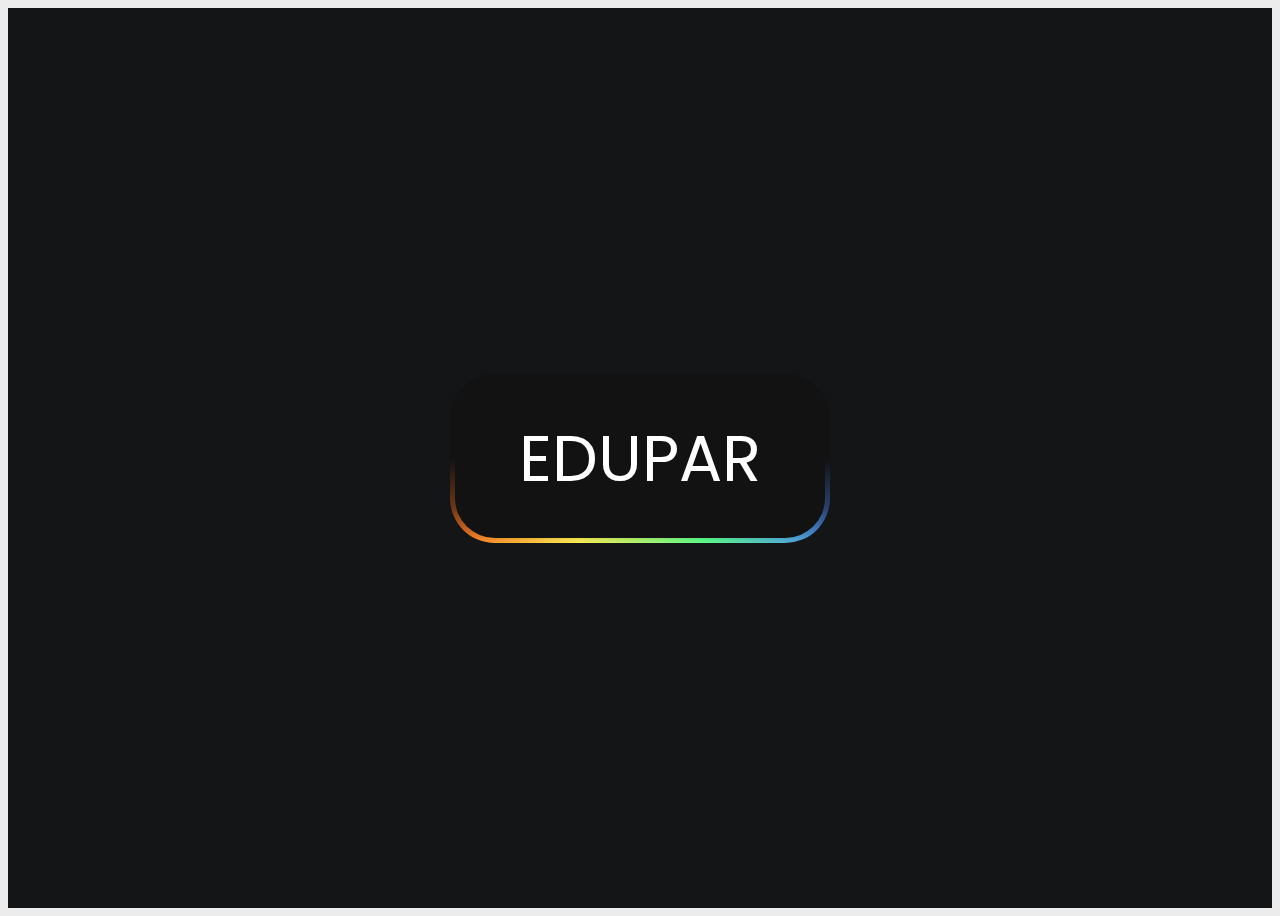
<file: index.html>
<!DOCTYPE html>
<html lang="en">
  <head>
    <meta charset="UTF-8" />
    <meta name="viewport" content="width=device-width, initial-scale=1.0" />
    <title>Document</title>
    <link rel="stylesheet" href="./style.css" />
  </head>
  <body>
    <div class="body1">
      <button><a class="a1" href="./page1.html">EDUPAR</a></button>
    </div>
  </body>
</html>
</file>
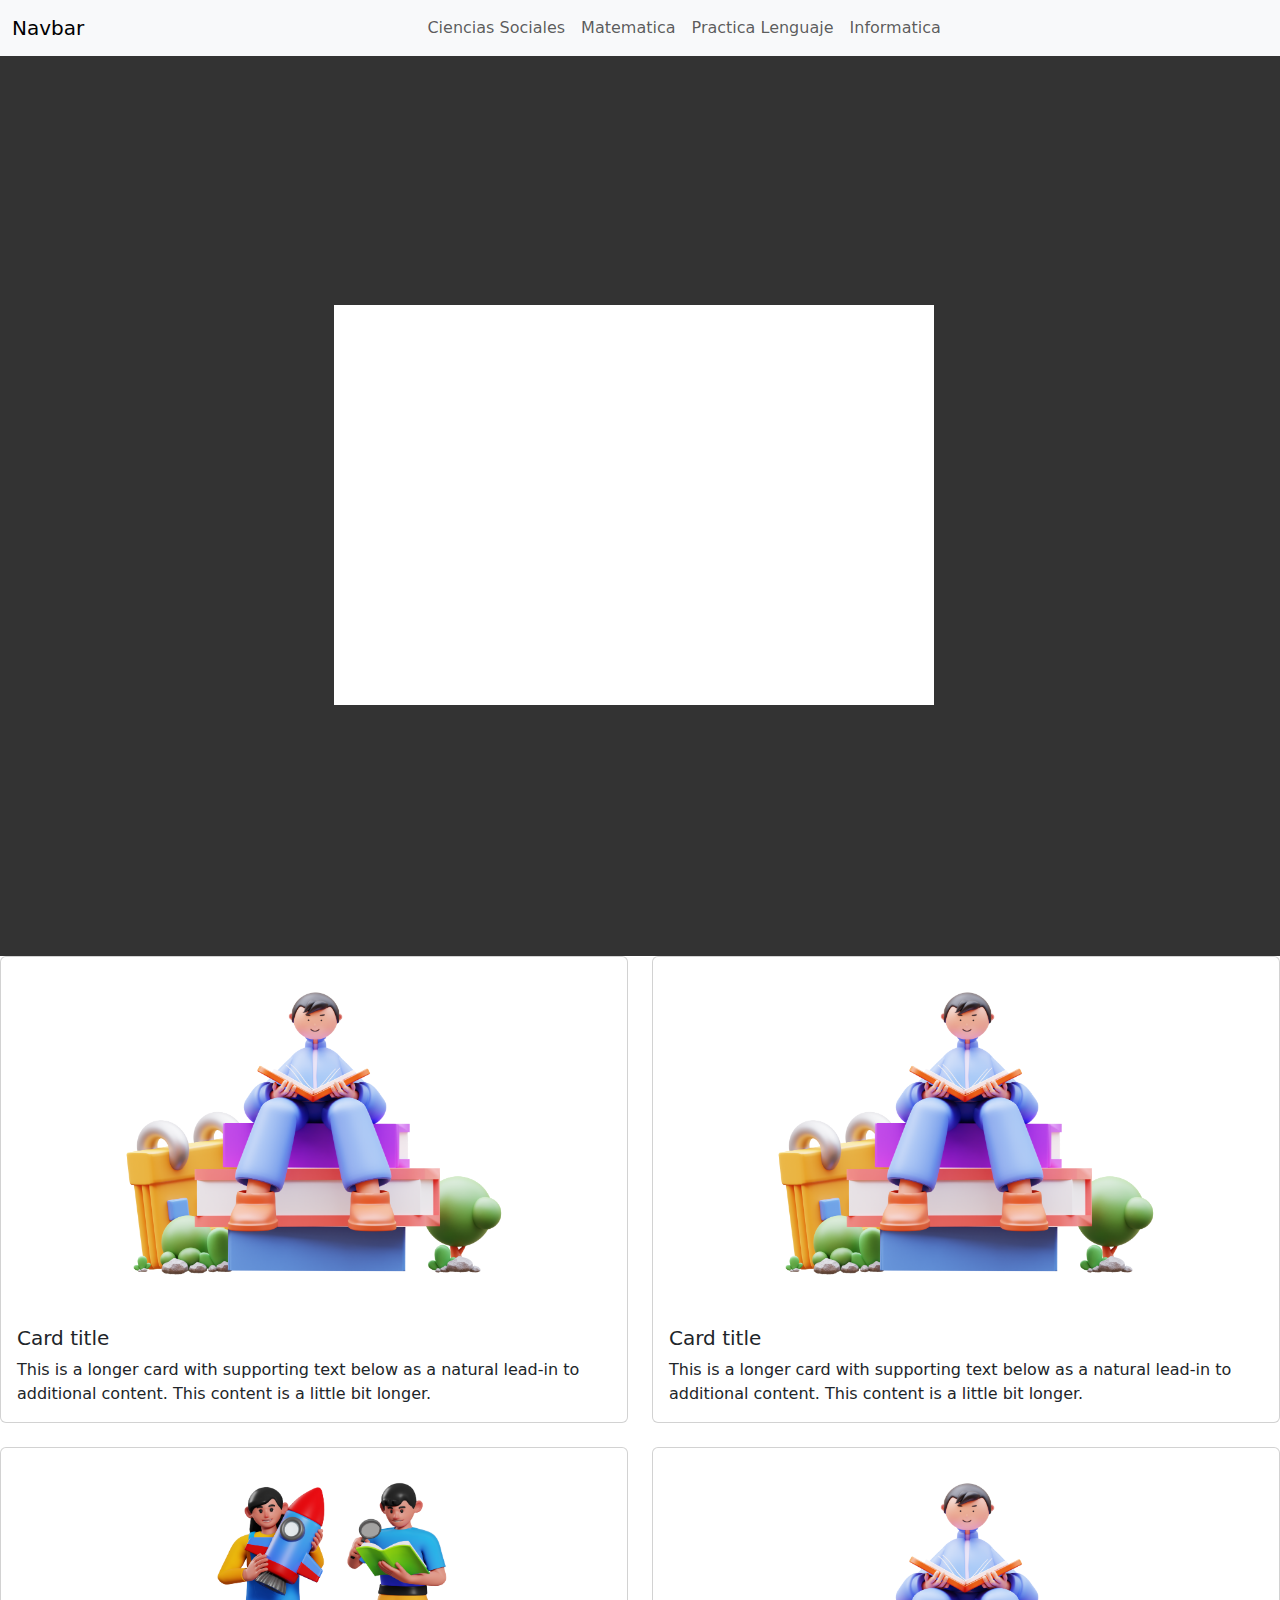
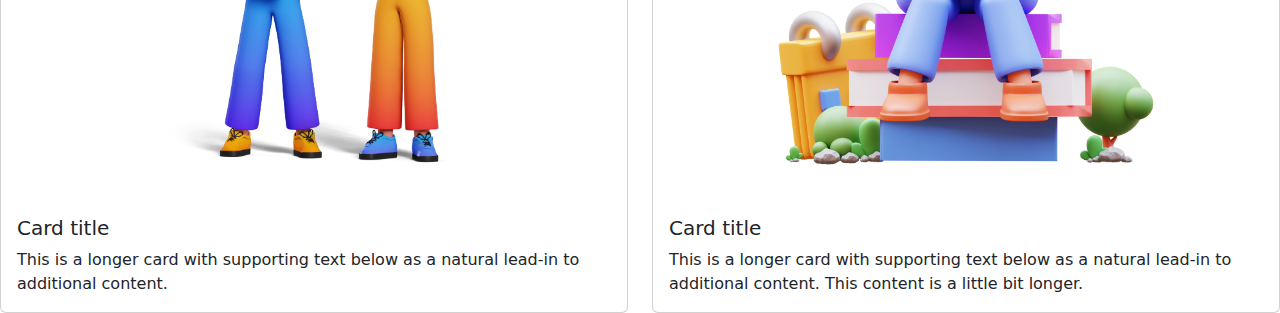
<file: cienciasnat.html>
<!DOCTYPE html>
<html lang="en">
<head>
    <link href="https://cdn.jsdelivr.net/npm/bootstrap@5.3.3/dist/css/bootstrap.min.css" rel="stylesheet" integrity="sha384-QWTKZyjpPEjISv5WaRU9OFeRpok6YctnYmDr5pNlyT2bRjXh0JMhjY6hW+ALEwIH" crossorigin="anonymous">
    <meta charset="UTF-8">
    <meta name="viewport" content="width=device-width, initial-scale=1.0">
    <title>Document</title>
    <link rel="stylesheet" href="./style.css">
    <link href="https://cdn.jsdelivr.net/npm/bootstrap@5.3.3/dist/css/bootstrap.min.css" rel="stylesheet" integrity="sha384-QWTKZyjpPEjISv5WaRU9OFeRpok6YctnYmDr5pNlyT2bRjXh0JMhjY6hW+ALEwIH" crossorigin="anonymous">
    
</head>
<body>

<!-- apertura nav -->

<nav class="navbar navbar-expand-lg bg-body-tertiary">
  <div class="container-fluid">
    <a class="navbar-brand" href="#">Navbar</a>
    <button class="navbar-toggler" type="button" data-bs-toggle="collapse" data-bs-target="#navbarSupportedContent" aria-controls="navbarSupportedContent" aria-expanded="false" aria-label="Toggle navigation">
      <span class="navbar-toggler-icon"></span>
    </button>
    <div class="collapse navbar-collapse" id="navbarSupportedContent">
      <ul class="navbar-nav mx-auto mb-2 mb-lg-0">

        <li class="nav-item">
          <a class="nav-link" href="./cienciassoc.html">Ciencias Sociales</a>
        </li>
        <li class="nav-item">
          <a class="nav-link" href="./matematicas.html">Matematica</a>
        </li>
        <li class="nav-item">
          <a class="nav-link" href="./practica.html">Practica Lenguaje</a>
        </li>
        <li class="nav-item">
          <a class="nav-link" href="./informatica.html">Informatica</a>
        </li>
       
      </ul>
      
    </div>
  </div>
</nav>
    <!-- cierre nav -->



    
    <div class="body2">
    <div class="play-backdrop"></div>
<div class="play-button">
  <svg class="play-circles" viewBox="0 0 152 152">
    <circle class="play-circle-01" fill="none" stroke="#fff" stroke-width="3" stroke-dasharray="343 343" cx="76" cy="76" r="72.7"/>
    <circle class="play-circle-02" fill="none" stroke="#fff" stroke-width="3" stroke-dasharray="309 309" cx="76" cy="76" r="65.5"/>
  </svg>
  <div class="play-perspective">
    <button class="play-close"></button>
    <div class="play-triangle">
      <div class="play-video">
        <iframe width="600" height="400" src="https://www.youtube.com/embed/dQw4w9WgXcQ" frameborder="0" allow="autoplay; encrypted-media" allowfullscreen></iframe>
      </div>
    </div>
  </div>
</div>
</div>

<div class="row row-cols-1 row-cols-md-2 g-4">
    <div class="col">
      <div class="card">
        <img src="./imagenes/Experiencia educativa Adaptativa (5).png" class="card-img-top" alt="...">
        <div class="card-body">
          <h5 class="card-title">Card title</h5>
          <p class="card-text">This is a longer card with supporting text below as a natural lead-in to additional content. This content is a little bit longer.</p>
        </div>
      </div>
    </div>
    <div class="col">
      <div class="card">
        <img src="./imagenes/Experiencia educativa Adaptativa (5).png" class="card-img-top" alt="...">
        <div class="card-body">
          <h5 class="card-title">Card title</h5>
          <p class="card-text">This is a longer card with supporting text below as a natural lead-in to additional content. This content is a little bit longer.</p>
        </div>
      </div>
    </div>
    <div class="col">
      <div class="card">
        <img src="./imagenes/Experiencia educativa Adaptativa (7).png" class="card-img-top" alt="...">
        <div class="card-body">
          <h5 class="card-title">Card title</h5>
          <p class="card-text">This is a longer card with supporting text below as a natural lead-in to additional content.</p>
        </div>
      </div>
    </div>
    <div class="col">
      <div class="card">
        <img src="./imagenes/Experiencia educativa Adaptativa (5).png" class="card-img-top" alt="...">
        <div class="card-body">
          <h5 class="card-title">Card title</h5>
          <p class="card-text">This is a longer card with supporting text below as a natural lead-in to additional content. This content is a little bit longer.</p>
        </div>
      </div>
    </div>
  </div>


  <script src="https://cdn.jsdelivr.net/npm/bootstrap@5.3.3/dist/js/bootstrap.bundle.min.js" integrity="sha384-YvpcrYf0tY3lHB60NNkmXc5s9fDVZLESaAA55NDzOxhy9GkcIdslK1eN7N6jIeHz" crossorigin="anonymous"></script>
</body>
</html>
</file>
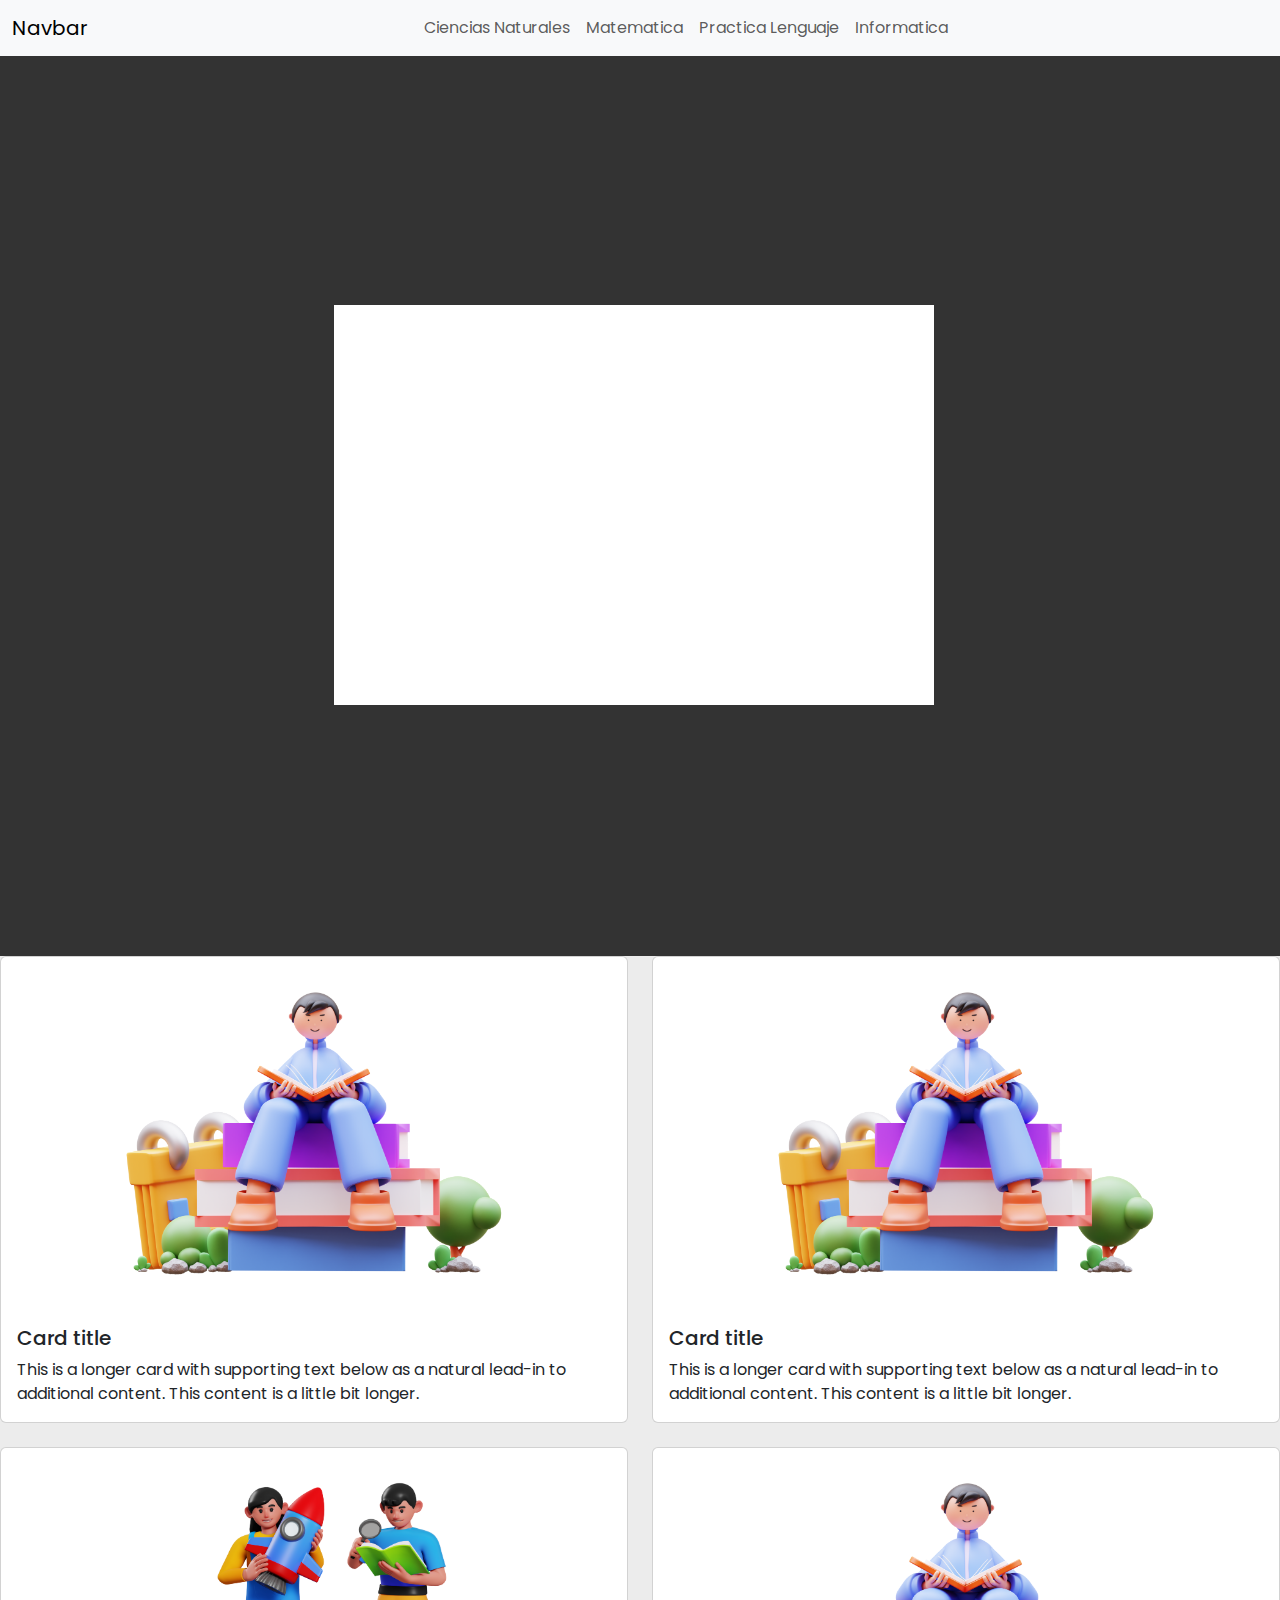
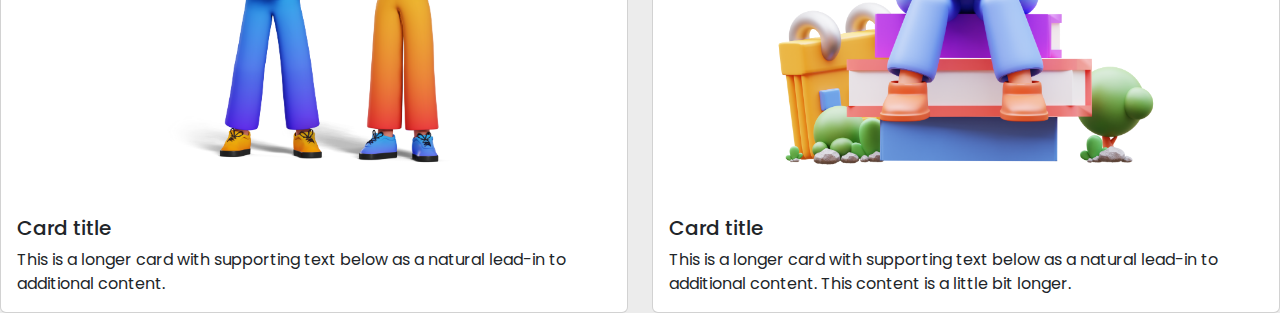
<file: cienciassoc.html>
<!DOCTYPE html>
<html lang="en">
<head>
    <link href="https://cdn.jsdelivr.net/npm/bootstrap@5.3.3/dist/css/bootstrap.min.css" rel="stylesheet" integrity="sha384-QWTKZyjpPEjISv5WaRU9OFeRpok6YctnYmDr5pNlyT2bRjXh0JMhjY6hW+ALEwIH" crossorigin="anonymous">
    <meta charset="UTF-8">
    <meta name="viewport" content="width=device-width, initial-scale=1.0">
    <title>Document</title>
    <link rel="stylesheet" href="./style.css">
    <link href="https://cdn.jsdelivr.net/npm/bootstrap@5.3.0-alpha3/dist/css/bootstrap.min.css" rel="stylesheet"
        integrity="sha384-KK94CHFLLe+nY2dmCWGMq91rCGa5gtU4mk92HdvYe+M/SXH301p5ILy+dN9+nJOZ" crossorigin="anonymous">
    
</head>
<body>

<!-- apertura nav -->
<nav class="navbar navbar-expand-lg bg-body-tertiary">
  <div class="container-fluid">
    <a class="navbar-brand" href="#">Navbar</a>
    <button class="navbar-toggler" type="button" data-bs-toggle="collapse" data-bs-target="#navbarSupportedContent" aria-controls="navbarSupportedContent" aria-expanded="false" aria-label="Toggle navigation">
      <span class="navbar-toggler-icon"></span>
    </button>
    <div class="collapse navbar-collapse" id="navbarSupportedContent">
      <ul class="navbar-nav mx-auto mb-2 mb-lg-0">

        <li class="nav-item">
          <a class="nav-link" href="./cienciasnat.html">Ciencias Naturales</a>
        </li>
        <li class="nav-item">
          <a class="nav-link" href="./matematicas.html">Matematica</a>
        </li>
        <li class="nav-item">
          <a class="nav-link" href="./practica.html">Practica Lenguaje</a>
        </li>
        <li class="nav-item">
          <a class="nav-link" href="./informatica.html">Informatica</a>
        </li>
       
      </ul>
      
    </div>
  </div>
</nav>
    <!-- cierre nav -->
    <div class="body2">
    <div class="play-backdrop"></div>
<div class="play-button">
  <svg class="play-circles" viewBox="0 0 152 152">
    <circle class="play-circle-01" fill="none" stroke="#fff" stroke-width="3" stroke-dasharray="343 343" cx="76" cy="76" r="72.7"/>
    <circle class="play-circle-02" fill="none" stroke="#fff" stroke-width="3" stroke-dasharray="309 309" cx="76" cy="76" r="65.5"/>
  </svg>
  <div class="play-perspective">
    <button class="play-close"></button>
    <div class="play-triangle">
      <div class="play-video">
        <iframe width="600" height="400" src="https://www.youtube.com/embed/dQw4w9WgXcQ" frameborder="0" allow="autoplay; encrypted-media" allowfullscreen></iframe>
      </div>
    </div>
  </div>
</div>
</div>

<div class="row row-cols-1 row-cols-md-2 g-4">
    <div class="col">
      <div class="card">
        <img src="./imagenes/Experiencia educativa Adaptativa (5).png" class="card-img-top" alt="...">
        <div class="card-body">
          <h5 class="card-title">Card title</h5>
          <p class="card-text">This is a longer card with supporting text below as a natural lead-in to additional content. This content is a little bit longer.</p>
        </div>
      </div>
    </div>
    <div class="col">
      <div class="card">
        <img src="./imagenes/Experiencia educativa Adaptativa (5).png" class="card-img-top" alt="...">
        <div class="card-body">
          <h5 class="card-title">Card title</h5>
          <p class="card-text">This is a longer card with supporting text below as a natural lead-in to additional content. This content is a little bit longer.</p>
        </div>
      </div>
    </div>
    <div class="col">
      <div class="card">
        <img src="./imagenes/Experiencia educativa Adaptativa (7).png" class="card-img-top" alt="...">
        <div class="card-body">
          <h5 class="card-title">Card title</h5>
          <p class="card-text">This is a longer card with supporting text below as a natural lead-in to additional content.</p>
        </div>
      </div>
    </div>
    <div class="col">
      <div class="card">
        <img src="./imagenes/Experiencia educativa Adaptativa (5).png" class="card-img-top" alt="...">
        <div class="card-body">
          <h5 class="card-title">Card title</h5>
          <p class="card-text">This is a longer card with supporting text below as a natural lead-in to additional content. This content is a little bit longer.</p>
        </div>
      </div>
    </div>
  </div>


  <script src="https://cdn.jsdelivr.net/npm/bootstrap@5.3.0-alpha3/dist/js/bootstrap.bundle.min.js"
        integrity="sha384-ENjdO4Dr2bkBIFxQpeoTz1HIcje39Wm4jDKdf19U8gI4ddQ3GYNS7NTKfAdVQSZe"
        crossorigin="anonymous"></script>
</body>
</html>
</file>
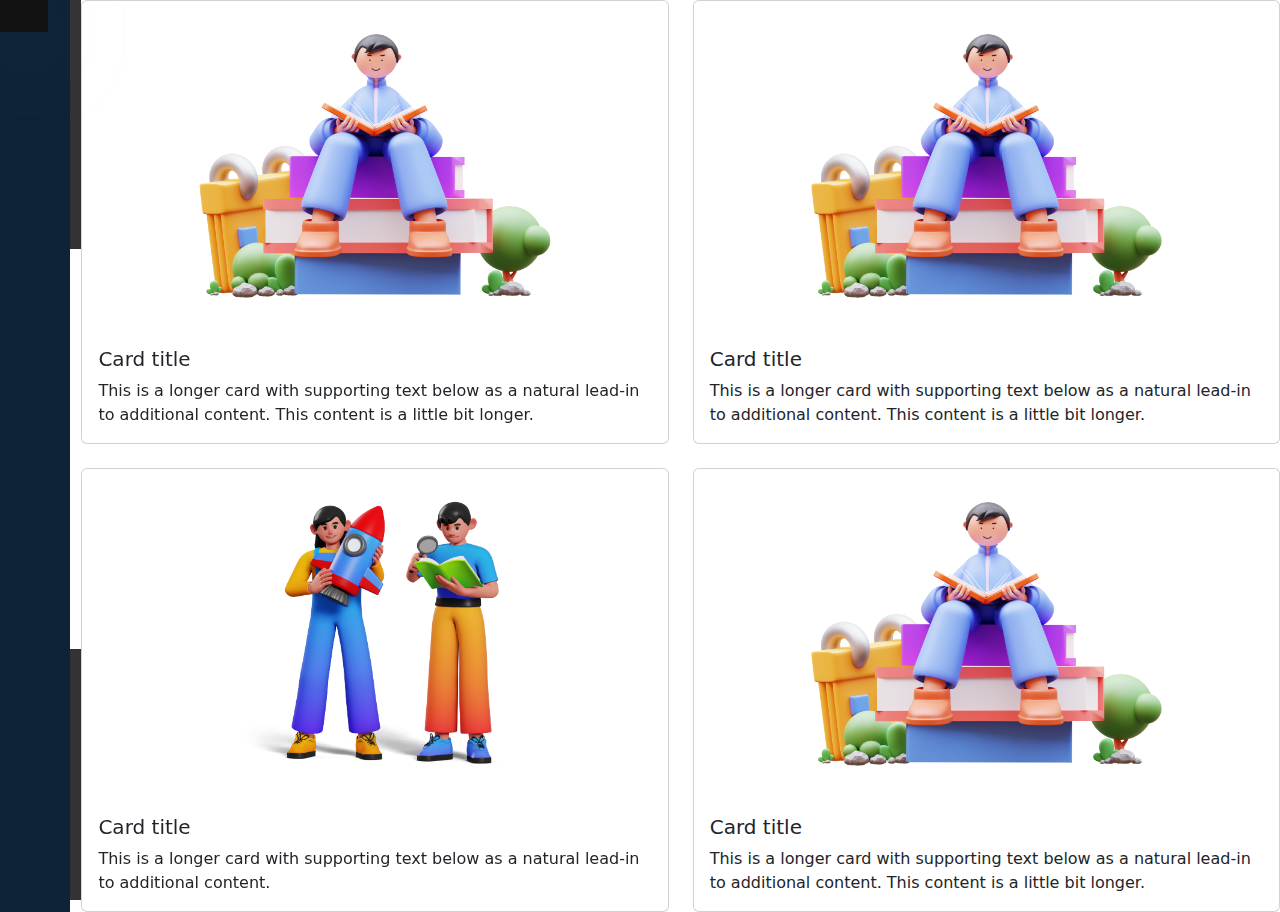
<file: informatica.html>
<!DOCTYPE html>
<html lang="en">
<head>
    <link href="https://cdn.jsdelivr.net/npm/bootstrap@5.3.3/dist/css/bootstrap.min.css" rel="stylesheet" integrity="sha384-QWTKZyjpPEjISv5WaRU9OFeRpok6YctnYmDr5pNlyT2bRjXh0JMhjY6hW+ALEwIH" crossorigin="anonymous">
    <meta charset="UTF-8">
    <meta name="viewport" content="width=device-width, initial-scale=1.0">
    <title>Document</title>
    <link rel="stylesheet" href="./style.css">
    <link href="https://cdn.lineicons.com/4.0/lineicons.css" rel="stylesheet" />
    <link href="https://cdn.jsdelivr.net/npm/bootstrap@5.3.0-alpha3/dist/css/bootstrap.min.css" rel="stylesheet"/>
    
</head>
<body>

<!-- apertura nav -->
<div class="wrapper">
  <aside id="sidebar">
      <div class="d-flex">
          <button class="toggle-btn" type="button">
              <i class="lni lni-grid-alt"></i>
          </button>
          <div class="sidebar-logo">
              <a href="#">Educacion entre Pares</a>
          </div>
      </div>
      <ul class="sidebar-nav">
          <li class="sidebar-item">
              <a href="./login.html" class="sidebar-link">
                  <i class="lni lni-user"></i>
                  <span>Perfil</span>
              </a>
          </li>
          <li class="sidebar-item">
              <a href="#" class="sidebar-link">
                  <i class="lni lni-agenda"></i>
                  <span>Inicio</span>
              </a>
          </li>
          <li class="sidebar-item">
              <a href="#" class="sidebar-link collapsed has-dropdown" data-bs-toggle="collapse"
                  data-bs-target="#auth" aria-expanded="false" aria-controls="auth">
                  <i class="lni lni-slack-line"></i>
                  <span>Areas</span>
              </a>
              <ul id="auth" class="sidebar-dropdown list-unstyled collapse" data-bs-parent="#sidebar">
                  <li class="sidebar-item">
                      <a href="./informatica.html" class="sidebar-link">Informatica</a>
                  </li>
                  <li class="sidebar-item">
                      <a href="./cienciassoc.html" class="sidebar-link">Ciencias Sociales </a>
                  </li>
                  <li class="sidebar-item">
                      <a href="./cienciasnat.html" class="sidebar-link">Ciencias Naturales</a>
                  </li>
                  <li class="sidebar-item">
                      <a href="./matematicas.html" class="sidebar-link">Matematica</a>
                  </li>
                  <li class="sidebar-item">
                      <a href="./practica.html" class="sidebar-link">Practica del lenguaje</a>
                  </li>
              </ul>
          </li>
          
              </ul>
          </li>
          <li class="sidebar-item">
              <a href="#" class="sidebar-link">
                  <i class="lni lni-popup"></i>
                  <span>Notification</span>
              </a>
          </li>
          <li class="sidebar-item">
              <a href="#" class="sidebar-link">
                  <i class="lni lni-cog"></i>
                  <span>Setting</span>
              </a>
          </li>
      </ul>
      <div class="sidebar-footer">
          <a href="#" class="sidebar-link">
              <i class="lni lni-exit"></i>
              <span>Logout</span>
          </a>
      </div>
  </aside>
    <!-- cierre nav -->

    
    <div class="body2">
    <div class="play-backdrop"></div>
<div class="play-button">
  <svg class="play-circles" viewBox="0 0 152 152">
    <circle class="play-circle-01" fill="none" stroke="#fff" stroke-width="3" stroke-dasharray="343 343" cx="76" cy="76" r="72.7"/>
    <circle class="play-circle-02" fill="none" stroke="#fff" stroke-width="3" stroke-dasharray="309 309" cx="76" cy="76" r="65.5"/>
  </svg>
  <div class="play-perspective">
    <button class="play-close"></button>
    <div class="play-triangle">
      <div class="play-video">
        <iframe width="600" height="400" src="https://www.youtube.com/embed/dQw4w9WgXcQ" frameborder="0" allow="autoplay; encrypted-media" allowfullscreen></iframe>
      </div>
    </div>
  </div>
</div>
</div>

<div class="row row-cols-1 row-cols-md-2 g-4">
    <div class="col">
      <div class="card">
        <img src="./imagenes/Experiencia educativa Adaptativa (5).png" class="card-img-top" alt="...">
        <div class="card-body">
          <h5 class="card-title">Card title</h5>
          <p class="card-text">This is a longer card with supporting text below as a natural lead-in to additional content. This content is a little bit longer.</p>
        </div>
      </div>
    </div>
    <div class="col">
      <div class="card">
        <img src="./imagenes/Experiencia educativa Adaptativa (5).png" class="card-img-top" alt="...">
        <div class="card-body">
          <h5 class="card-title">Card title</h5>
          <p class="card-text">This is a longer card with supporting text below as a natural lead-in to additional content. This content is a little bit longer.</p>
        </div>
      </div>
    </div>
    <div class="col">
      <div class="card">
        <img src="./imagenes/Experiencia educativa Adaptativa (7).png" class="card-img-top" alt="...">
        <div class="card-body">
          <h5 class="card-title">Card title</h5>
          <p class="card-text">This is a longer card with supporting text below as a natural lead-in to additional content.</p>
        </div>
      </div>
    </div>
    <div class="col">
      <div class="card">
        <img src="./imagenes/Experiencia educativa Adaptativa (5).png" class="card-img-top" alt="...">
        <div class="card-body">
          <h5 class="card-title">Card title</h5>
          <p class="card-text">This is a longer card with supporting text below as a natural lead-in to additional content. This content is a little bit longer.</p>
        </div>
      </div>
    </div>
  </div>

<link href="https://cdn.jsdelivr.net/npm/bootstrap@5.3.3/dist/css/bootstrap.min.css" rel="stylesheet" integrity="sha384-QWTKZyjpPEjISv5WaRU9OFeRpok6YctnYmDr5pNlyT2bRjXh0JMhjY6hW+ALEwIH" crossorigin="anonymous">
  
</body>
</html>
</file>
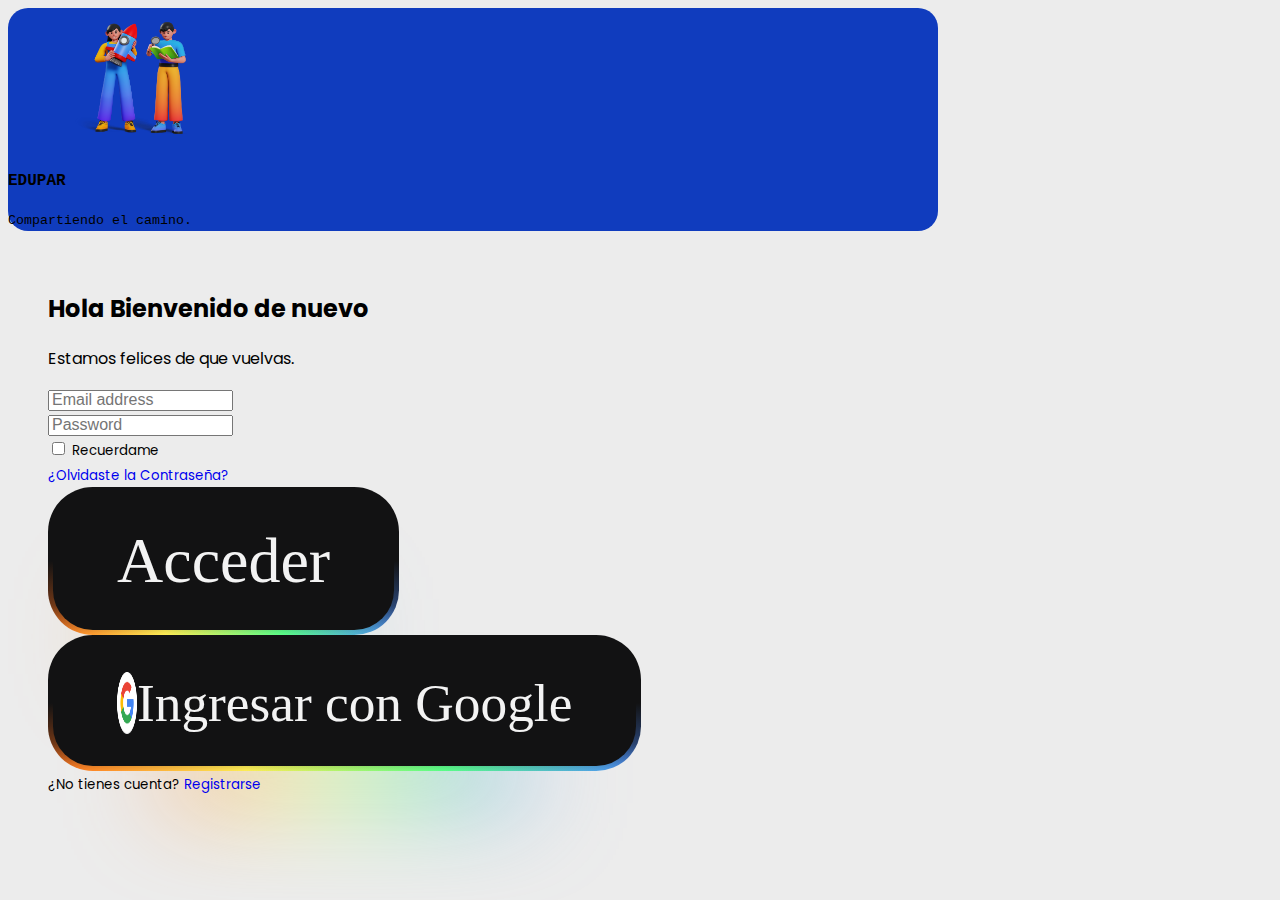
<file: login.html>
<!DOCTYPE html>
<html lang="en">
<head>
    <meta charset="UTF-8">
    <meta http-equiv="X-UA-Compatible" content="IE=edge">
    <meta name="viewport" content="width=device-width, initial-scale=1.0">
    <link rel="stylesheet" href="https://cdn.jsdelivr.net/npm/bootstrap@5.2.3/dist/css/bootstrap.min.css" integrity="sha384-rbsA2VBKQhggwzxH7pPCaAqO46MgnOM80zW1RWuH61DGLwZJEdK2Kadq2F9CUG65" crossorigin="anonymous">
    <link rel="stylesheet" href="style.css">
    <title>LOGIN</title>
</head>
<body>

    <!----------------------- Main Container -------------------------->

     <div class="container d-flex justify-content-center align-items-center min-vh-100">

    <!----------------------- Login Container -------------------------->

       <div class="row border rounded-5 p-3 bg-white shadow box-area">

    <!--------------------------- Left Box ----------------------------->

       <div class="col-md-6 rounded-4 d-flex justify-content-center align-items-center flex-column left-box" style="background: #103cbe;">
           <div class="featured-image mb-3">
            <img src="./imagenes/Experiencia educativa Adaptativa (7).png" class="img-fluid" style="width: 250px;">
           </div>
           <p class="text-white fs-2" style="font-family: 'Courier New', Courier, monospace; font-weight: 600;">EDUPAR</p>
           <small class="text-white text-wrap text-center" style="width: 17rem;font-family: 'Courier New', Courier, monospace;">Compartiendo el camino.</small>
       </div> 

    <!-------------------- ------ Right Box ---------------------------->
        
       <div class="col-md-6 right-box">
          <div class="row align-items-center">
                <div class="header-text mb-4">
                     <h2>Hola Bienvenido de nuevo</h2>
                     <p>Estamos felices de que vuelvas.</p>
                </div>
                <div class="input-group mb-3">
                    <input type="text" class="form-control form-control-lg bg-light fs-6" placeholder="Email address">
                </div>
                <div class="input-group mb-1">
                    <input type="password" class="form-control form-control-lg bg-light fs-6" placeholder="Password">
                </div>
                <div class="input-group mb-5 d-flex justify-content-between">
                    <div class="form-check">
                        <input type="checkbox" class="form-check-input" id="formCheck">
                        <label for="formCheck" class="form-check-label text-secondary"><small>Recuerdame</small></label>
                    </div>
                    <div class="forgot">
                        <small><a href="#">¿Olvidaste la Contraseña?</a></small>
                    </div>
                </div>
                <div class="input-group mb-3">
                    <button class="btn btn-lg btn-primary w-100 fs-6">Acceder</button>
                </div>
                <div class="input-group mb-3">
                    <button class="btn btn-lg btn-light w-100 fs-6"><img src="./imagenes/pngegg.png" style="width:20px" class="me-2"><small>Ingresar con Google</small></button>
                </div>
                <div class="row">
                    <small>¿No tienes cuenta? <a href="#">Registrarse</a></small>
                </div>
          </div>
       </div> 

      </div>
    </div>

</body>
</html>
</file>
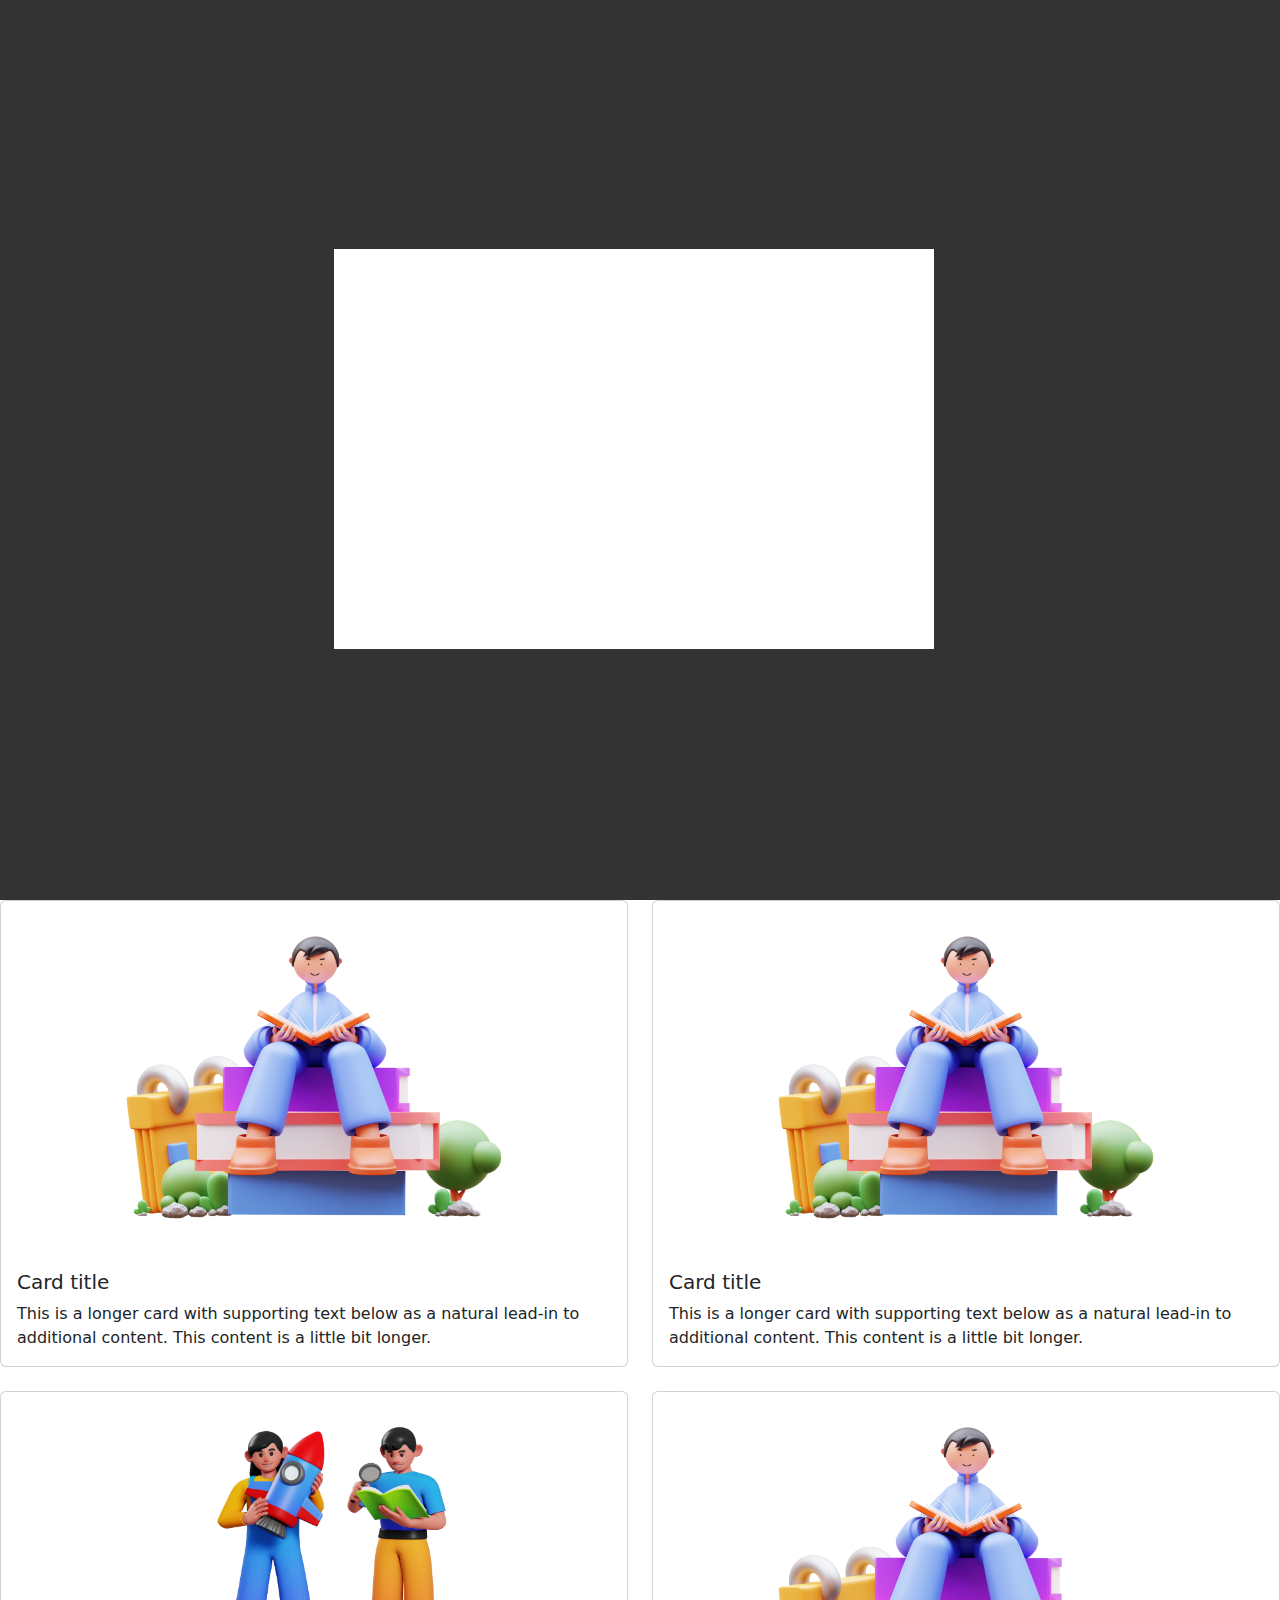
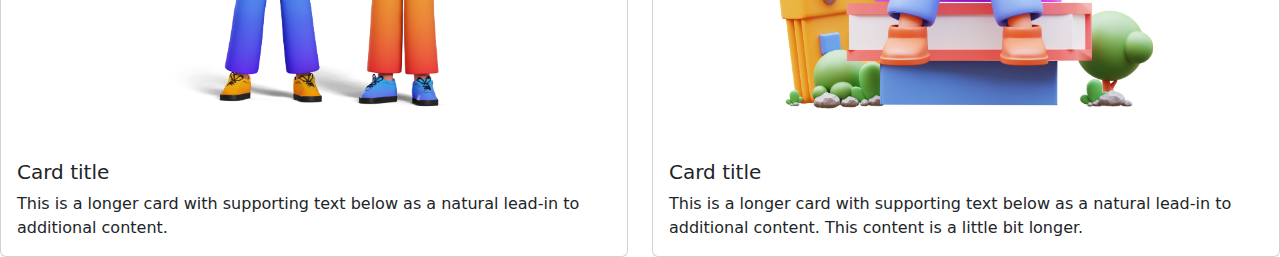
<file: matematicas.html>
<!DOCTYPE html>
<html lang="en">
<head>
    <link href="https://cdn.jsdelivr.net/npm/bootstrap@5.3.3/dist/css/bootstrap.min.css" rel="stylesheet" integrity="sha384-QWTKZyjpPEjISv5WaRU9OFeRpok6YctnYmDr5pNlyT2bRjXh0JMhjY6hW+ALEwIH" crossorigin="anonymous">
    <meta charset="UTF-8">
    <meta name="viewport" content="width=device-width, initial-scale=1.0">
    <title>Document</title>
    <link rel="stylesheet" href="./style.css">
    
</head>
<body>

<!-- apertura nav -->

    <!-- cierre nav -->
    <div class="body2">
    <div class="play-backdrop"></div>
<div class="play-button">
  <svg class="play-circles" viewBox="0 0 152 152">
    <circle class="play-circle-01" fill="none" stroke="#fff" stroke-width="3" stroke-dasharray="343 343" cx="76" cy="76" r="72.7"/>
    <circle class="play-circle-02" fill="none" stroke="#fff" stroke-width="3" stroke-dasharray="309 309" cx="76" cy="76" r="65.5"/>
  </svg>
  <div class="play-perspective">
    <button class="play-close"></button>
    <div class="play-triangle">
      <div class="play-video">
        <iframe width="600" height="400" src="https://www.youtube.com/embed/dQw4w9WgXcQ" frameborder="0" allow="autoplay; encrypted-media" allowfullscreen></iframe>
      </div>
    </div>
  </div>
</div>
</div>

<div class="row row-cols-1 row-cols-md-2 g-4">
    <div class="col">
      <div class="card">
        <img src="./imagenes/Experiencia educativa Adaptativa (5).png" class="card-img-top" alt="...">
        <div class="card-body">
          <h5 class="card-title">Card title</h5>
          <p class="card-text">This is a longer card with supporting text below as a natural lead-in to additional content. This content is a little bit longer.</p>
        </div>
      </div>
    </div>
    <div class="col">
      <div class="card">
        <img src="./imagenes/Experiencia educativa Adaptativa (5).png" class="card-img-top" alt="...">
        <div class="card-body">
          <h5 class="card-title">Card title</h5>
          <p class="card-text">This is a longer card with supporting text below as a natural lead-in to additional content. This content is a little bit longer.</p>
        </div>
      </div>
    </div>
    <div class="col">
      <div class="card">
        <img src="./imagenes/Experiencia educativa Adaptativa (7).png" class="card-img-top" alt="...">
        <div class="card-body">
          <h5 class="card-title">Card title</h5>
          <p class="card-text">This is a longer card with supporting text below as a natural lead-in to additional content.</p>
        </div>
      </div>
    </div>
    <div class="col">
      <div class="card">
        <img src="./imagenes/Experiencia educativa Adaptativa (5).png" class="card-img-top" alt="...">
        <div class="card-body">
          <h5 class="card-title">Card title</h5>
          <p class="card-text">This is a longer card with supporting text below as a natural lead-in to additional content. This content is a little bit longer.</p>
        </div>
      </div>
    </div>
  </div>

<link href="https://cdn.jsdelivr.net/npm/bootstrap@5.3.3/dist/css/bootstrap.min.css" rel="stylesheet" integrity="sha384-QWTKZyjpPEjISv5WaRU9OFeRpok6YctnYmDr5pNlyT2bRjXh0JMhjY6hW+ALEwIH" crossorigin="anonymous">
  
</body>
</html>
</file>
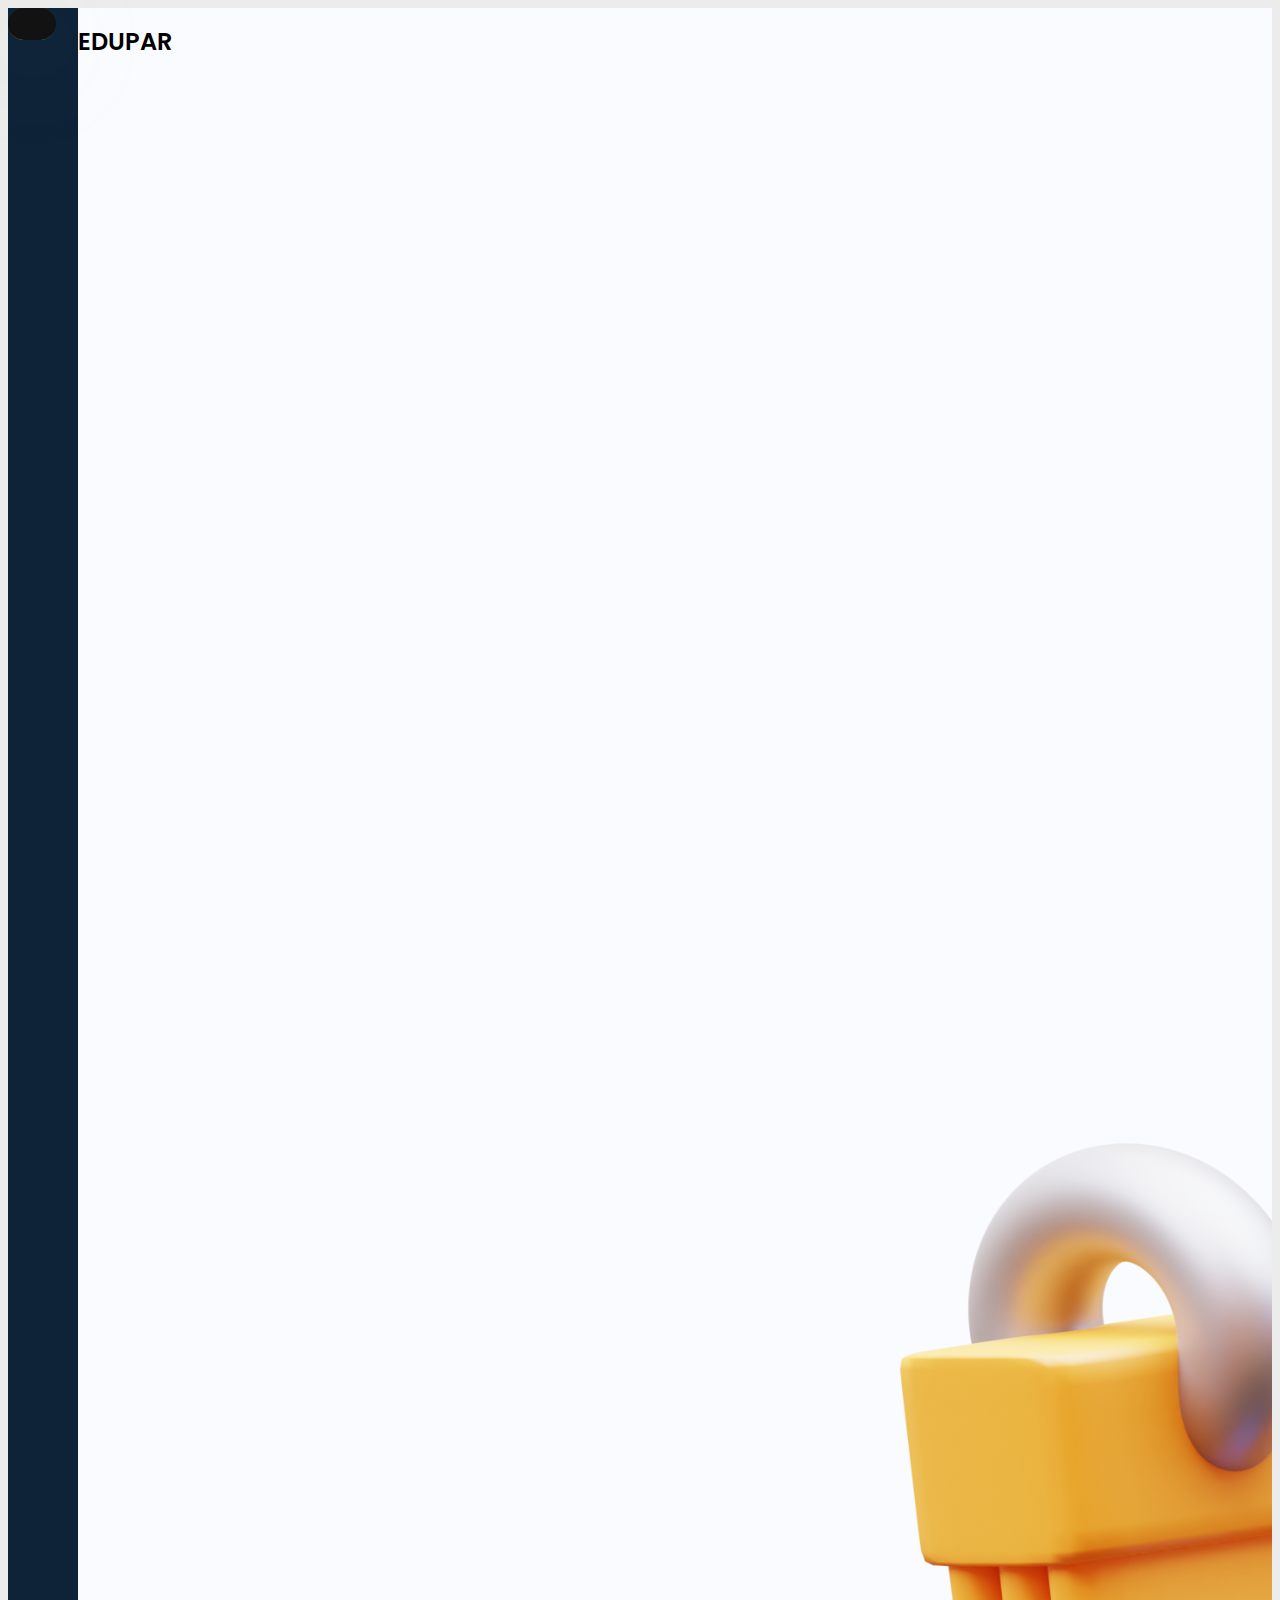
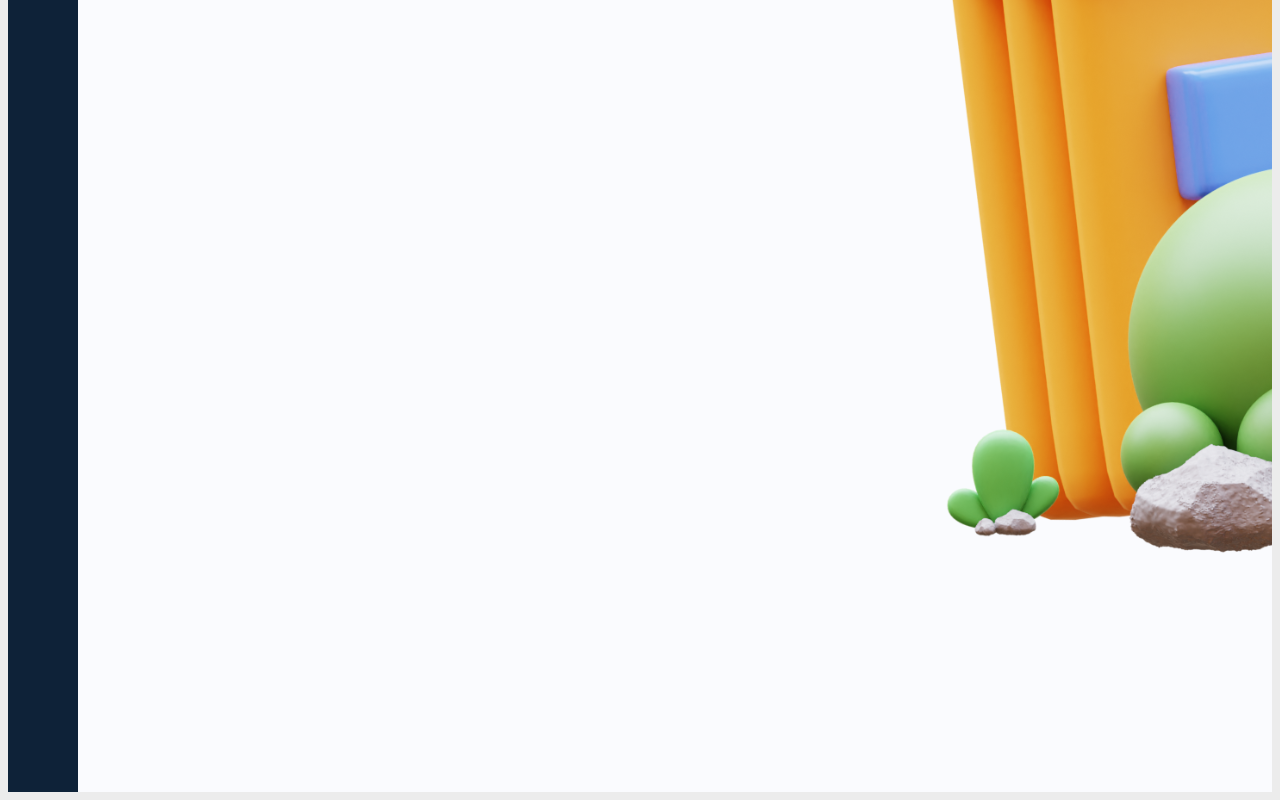
<file: page1.html>
<!DOCTYPE html>
<html lang="en">

<head>
    <meta charset="UTF-8">
    <meta http-equiv="X-UA-Compatible" content="IE=edge">
    <meta name="viewport" content="width=device-width, initial-scale=1.0">
    <title>EDUPAR</title>
    <link href="https://cdn.lineicons.com/4.0/lineicons.css" rel="stylesheet" />
    <link href="https://cdn.jsdelivr.net/npm/bootstrap@5.3.0-alpha3/dist/css/bootstrap.min.css" rel="stylesheet"
        integrity="sha384-KK94CHFLLe+nY2dmCWGMq91rCGa5gtU4mk92HdvYe+M/SXH301p5ILy+dN9+nJOZ" crossorigin="anonymous">
    <link rel="stylesheet" href="style.css">
</head>

<body>
    
    <div class="wrapper">
        <aside id="sidebar">
            <div class="d-flex">
                <button class="toggle-btn" type="button">
                    <i class="lni lni-grid-alt"></i>
                </button>
                <div class="sidebar-logo">
                    <a href="#">Educacion entre Pares</a>
                </div>
            </div>
            <ul class="sidebar-nav">
                <li class="sidebar-item">
                    <a href="./login.html" class="sidebar-link">
                        <i class="lni lni-user"></i>
                        <span>Perfil</span>
                    </a>
                </li>
                <li class="sidebar-item">
                    <a href="#" class="sidebar-link">
                        <i class="lni lni-agenda"></i>
                        <span>Inicio</span>
                    </a>
                </li>
                <li class="sidebar-item">
                    <a href="#" class="sidebar-link collapsed has-dropdown" data-bs-toggle="collapse"
                        data-bs-target="#auth" aria-expanded="false" aria-controls="auth">
                        <i class="lni lni-slack-line"></i>
                        <span>Areas</span>
                    </a>
                    <ul id="auth" class="sidebar-dropdown list-unstyled collapse" data-bs-parent="#sidebar">
                        <li class="sidebar-item">
                            <a href="./informatica.html" class="sidebar-link">Informatica</a>
                        </li>
                        <li class="sidebar-item">
                            <a href="./cienciassoc.html" class="sidebar-link">Ciencias Sociales </a>
                        </li>
                        <li class="sidebar-item">
                            <a href="./cienciasnat.html" class="sidebar-link">Ciencias Naturales</a>
                        </li>
                        <li class="sidebar-item">
                            <a href="./matematicas.html" class="sidebar-link">Matematica</a>
                        </li>
                        <li class="sidebar-item">
                            <a href="./practica.html" class="sidebar-link">Practica del lenguaje</a>
                        </li>
                    </ul>
                </li>
                
                    </ul>
                </li>
                <li class="sidebar-item">
                    <a href="#" class="sidebar-link">
                        <i class="lni lni-popup"></i>
                        <span>Notification</span>
                    </a>
                </li>
                <li class="sidebar-item">
                    <a href="#" class="sidebar-link">
                        <i class="lni lni-cog"></i>
                        <span>Setting</span>
                    </a>
                </li>
            </ul>
            <div class="sidebar-footer">
                <a href="#" class="sidebar-link">
                    <i class="lni lni-exit"></i>
                    <span>Logout</span>
                </a>
            </div>
        </aside>

        
        <div class="main p-3">
            <div class="text-center">
                <h1>
                    EDUPAR 
                </h1>
                </div>
                <div>
                    <div class="card " >
                        <img src="./imagenes/Experiencia educativa Adaptativa (5).png" class="card-img-top" alt="...">
                        
                      </div>
                </div>
        </div>
        
    </div>
    <script src="https://cdn.jsdelivr.net/npm/bootstrap@5.3.0-alpha3/dist/js/bootstrap.bundle.min.js"
        integrity="sha384-ENjdO4Dr2bkBIFxQpeoTz1HIcje39Wm4jDKdf19U8gI4ddQ3GYNS7NTKfAdVQSZe"
        crossorigin="anonymous"></script>
    <script src="script.js"></script>
</body>

</html>
</file>
<file: style.css>
@import url('https://fonts.googleapis.com/css2?family=Poppins:wght@400;600&display=swap');

::after,
::before {
    box-sizing: border-box;
    margin: 0;
    padding: 0;
}

a {
    text-decoration: none;
}

li {
    list-style: none;
}

h1 {
    font-weight: 600;
    font-size: 1.5rem;
}

body {
    font-family: 'Poppins', sans-serif;
}

.wrapper {
    display: flex;
}

.main {
    min-height: 100vh;
    width: 100%;
    overflow: hidden;
    transition: all 0.35s ease-in-out;
    background-color: #fafbfe;
}

#sidebar {
    width: 70px;
    min-width: 70px;
    z-index: 1000;
    transition: all .25s ease-in-out;
    background-color: #0e2238;
    display: flex;
    flex-direction: column;
}

#sidebar.expand {
    width: 260px;
    min-width: 260px;
}

.toggle-btn {
    background-color: transparent;
    cursor: pointer;
    border: 0;
    padding: 1rem 1.5rem;
}

.toggle-btn i {
    font-size: 1.5rem;
    color: #FFF;
}

.sidebar-logo {
    margin: auto 0;
}

.sidebar-logo a {
    color: #FFF;
    font-size: 1.15rem;
    font-weight: 600;
}

#sidebar:not(.expand) .sidebar-logo,
#sidebar:not(.expand) a.sidebar-link span {
    display: none;
}

.sidebar-nav {
    padding: 2rem 0;
    flex: 1 1 auto;
}

a.sidebar-link {
    padding: .625rem 1.625rem;
    color: #FFF;
    display: block;
    font-size: 0.9rem;
    white-space: nowrap;
    border-left: 3px solid transparent;
}

.sidebar-link i {
    font-size: 1.1rem;
    margin-right: .75rem;
}

a.sidebar-link:hover {
    background-color: rgba(255, 255, 255, .075);
    border-left: 3px solid #3b7ddd;
}

.sidebar-item {
    position: relative;
}

#sidebar:not(.expand) .sidebar-item .sidebar-dropdown {
    position: absolute;
    top: 0;
    left: 70px;
    background-color: #0e2238;
    padding: 0;
    min-width: 15rem;
    display: none;
}

#sidebar:not(.expand) .sidebar-item:hover .has-dropdown+.sidebar-dropdown {
    display: block;
    max-height: 15em;
    width: 100%;
    opacity: 1;
}

#sidebar.expand .sidebar-link[data-bs-toggle="collapse"]::after {
    border: solid;
    border-width: 0 .075rem .075rem 0;
    content: "";
    display: inline-block;
    padding: 2px;
    position: absolute;
    right: 1.5rem;
    top: 1.4rem;
    transform: rotate(-135deg);
    transition: all .2s ease-out;
}

#sidebar.expand .sidebar-link[data-bs-toggle="collapse"].collapsed::after {
    transform: rotate(45deg);
    transition: all .2s ease-out;
}

@import url('https://fonts.googleapis.com/css2?family=Poppins:wght@400;500&display=swap');
body{
    font-family: 'Poppins', sans-serif;
    background: #ececec;
}
/*------------ Login container ------------*/
.box-area{
    width: 930px;
}
/*------------ Right box ------------*/
.right-box{
    padding: 40px 30px 40px 40px;
}
/*------------ Custom Placeholder ------------*/
::placeholder{
    font-size: 16px;
}
.rounded-4{
    border-radius: 20px;
}
.rounded-5{
    border-radius: 30px;
}
/*------------ For small screens------------*/
@media only screen and (max-width: 768px){
     .box-area{
        margin: 0 10px;
     }
     .left-box{
        height: 100px;
        overflow: hidden;
     }
     .right-box{
        padding: 20px;
     }
}




/* boton inicio */


 
@import url('https://fonts.googleapis.com/css?family=Space%20Grotesk:700|Space%20Grotesk:400');

:root {
/*  change this for scaling  */
  --m: 4rem;
  
  --red: #FF6565;
  --pink: #FF64F9;
  --purple: #6B5FFF;
  --blue: #4D8AFF;
  --green: #5BFF89;
  --yellow: #FFEE55;
  --orange: #FF6D1B;
  
}
.body1 {
  background-color: #141516;
  display: flex;
  flex-direction: column;
  justify-content: center;
  align-items: center;
  height: 100vh;
  margin: 0;
}
button .a1 {
    font-family: 'Poppins', sans-serif;
    color: white;
}

button  {
  border: calc(0.08 * var(--m)) solid transparent;
  position: relative;
  color: #F3F3F3;
  font-family: 'Space Grotesk';
  font-size: var(--m);
  border-radius: calc(0.7 * var(--m));
  padding: calc(0.5 * var(--m)) calc(1 * var(--m));
  display: flex;
  justify-content: center;
  cursor: pointer;
  
  background:linear-gradient(#121213, #121213), linear-gradient(#121213 50%, rgba(18, 18, 19, 0.6) 80%, rgba(18, 18, 19, 0)),  linear-gradient(90deg, var(--orange), var(--yellow), var(--green), var(--blue), var(--purple), var(--pink), var(--red));
  background-origin: border-box;
  background-clip: padding-box, border-box, border-box;
  background-size: 200%;
  animation: animate 2s infinite linear;
}

button::before {
  content: '';
  background: linear-gradient(90deg, var(--orange), var(--yellow), var(--green), var(--blue), var(--purple), var(--pink), var(--red));
  height: 30%;
  width: 60%;
  position: absolute;
  bottom: -20%;
  z-index: -5;
  background-size: 200%;
  animation: animate 2s infinite linear;
  filter: blur(calc(0.8 * var(--m)));
}

button:hover, button:hover::before {
  animation: animate 0.5s infinite linear;
}

@keyframes animate {
  0% {background-position: 0}
  100% {background-position: 200%}
}

@media screen and (max-width: 1000px) {
  :root {
    --m: 2rem;
  }
}


/* cierre de boton inicio */






.body2 {
    display: flex;
    justify-content: center;
    align-items: center;
    height: 100vh;
    margin: 0;
    background-color: #333;
    overflow: hidden;
  }
  
  .play-button {
    width: 152px;
    height: 152px;
    position: relative;
    cursor: pointer;
  }
  
  .play-backdrop {
    width: 100%;
    height: 100%;
    position: fixed;
    left: 0;
    top: 0;
    background-color: #000;
    opacity: 0;
    visibility: hidden;
  }
  
  .play-close {
    width: 30px;
    height: 30px;
    position: absolute;
    right: 0;
    bottom: calc(100% + 15px);
    border: none;
    outline: none;
    background: none;
    opacity: 0;
    cursor: pointer;
  }
  
  .play-close::before,
  .play-close::after {
    content: "";
    display: block;
    width: 100%;
    height: 1px;
    position: absolute;
    top: 50%;
    left: 0;
    transform: rotate(45deg);
    background-color: #fff;
  }
  
  .play-close::after {
    transform: rotate(-45deg);
  }
  
  .play-circles {
    display: block;
    width: 100%;
    height: 100%;
  }
  
  .play-perspective {
    width: 600px;
    height: 400px;
    position: absolute;
    left: -230px;
    top: -125px;
  }
  
  .play-triangle {
    width: 600px;
    height: 400px;
    background-color: #fff;
    cursor: pointer;
  }
</file>
